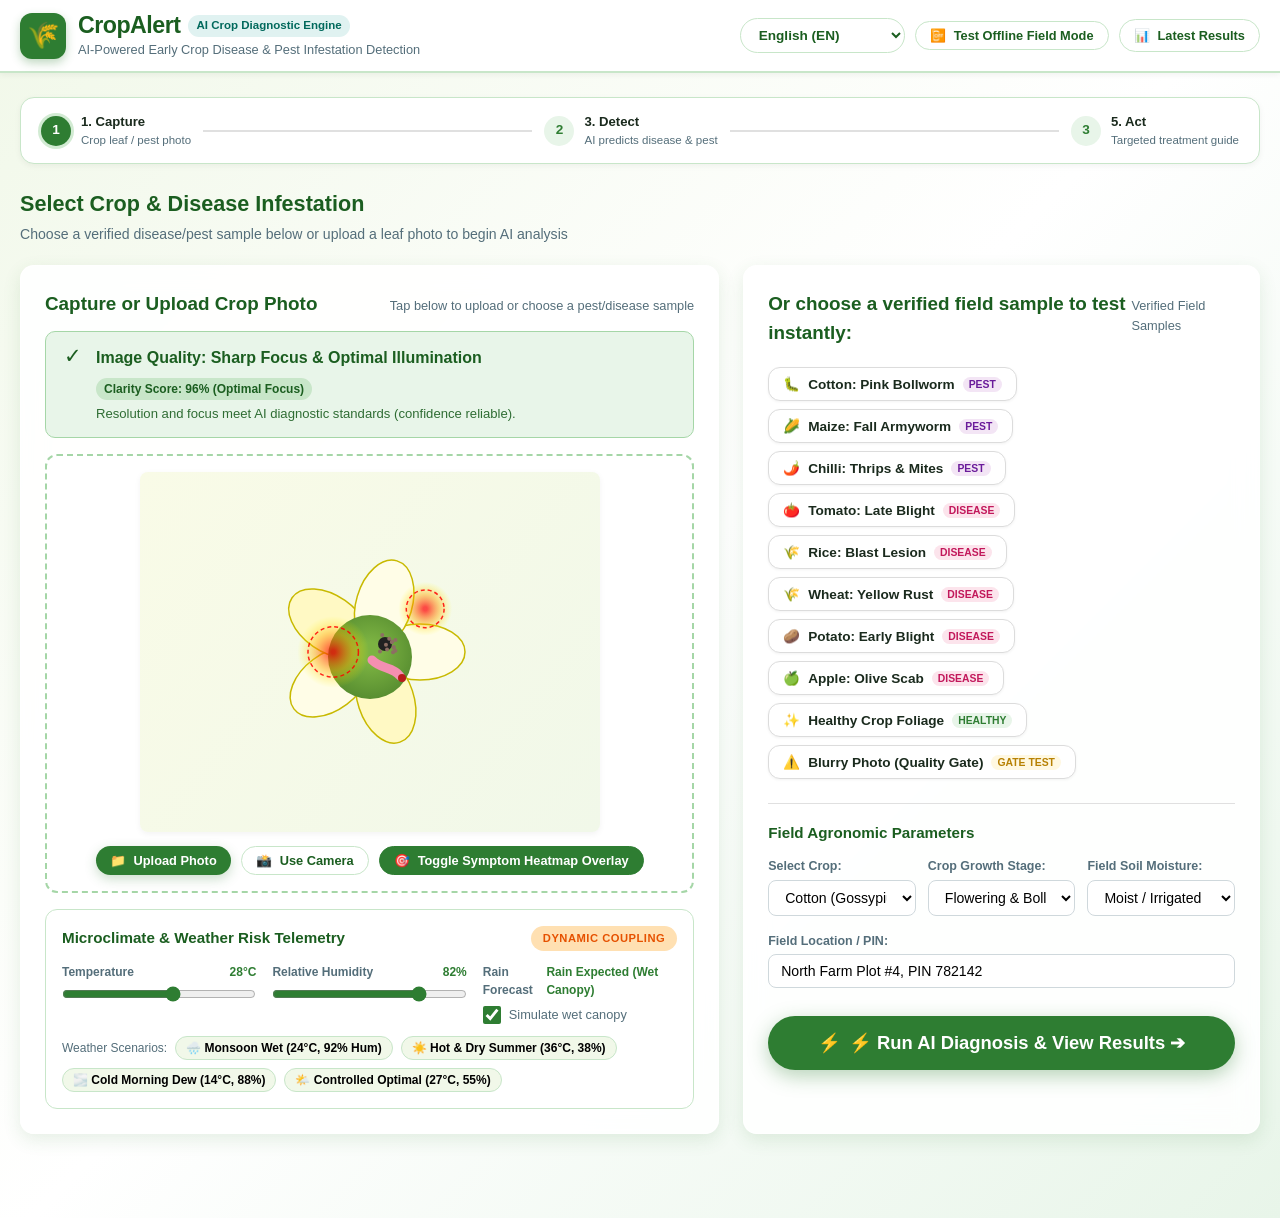
<file: css/index.html>
<!DOCTYPE html>
<html lang="en">
<head>
  <meta charset="UTF-8">
  <meta name="viewport" content="width=device-width, initial-scale=1.0">
  <title>CropAlert - Select Disease & Crop Photo Input</title>
  <meta name="description" content="CropAlert: AI-powered crop disease and pest infestation detection. Select disease sample or upload crop photo.">
  <!-- Stylesheet -->
  <link rel="stylesheet" href="css/style.css">
</head>
<body data-page="input">

  <!-- Top Application Header -->
  <header class="app-header">
    <div class="header-inner">
      <div class="branding-group">
        <div class="app-logo-badge">🌾</div>
        <div>
          <div style="display: flex; align-items: center; gap: 8px;">
            <h1 class="brand-title" data-i18n="appTitle">CropAlert</h1>
            <span class="brand-sih-tag" data-i18n="badgeSih">AI Crop Diagnostic Engine</span>
          </div>
          <p class="brand-sub" data-i18n="tagline">AI-Powered Early Crop Disease & Pest Infestation Detection</p>
        </div>
      </div>

      <!-- Controls & Accessibility -->
      <div class="header-controls">
        <div class="lang-select-wrapper">
          <select id="lang-select" aria-label="Select Language">
            <option value="en" selected>English (EN)</option>
            <option value="hi">हिन्दी (Hindi)</option>
            <option value="bn">বাংলা (Bengali)</option>
            <option value="as">অসমীয়া (Assamese)</option>
            <option value="pa">ਪੰਜਾਬੀ (Punjabi)</option>
            <option value="mr">मराठी (Marathi)</option>
          </select>
        </div>

        <button class="btn btn-sm btn-outline" id="btn-toggle-offline" title="Test low-connectivity field operation">
          <span>📴</span> <span data-i18n="btnOfflineToggle">Test Offline Field Mode</span>
        </button>

        <a href="results.html" class="btn btn-sm btn-outline" id="btn-quick-results" title="Jump to recent diagnosis">
          <span>📊</span> <span>Latest Results</span>
        </a>
      </div>
    </div>
  </header>

  <!-- Offline Cache Banner -->
  <div class="offline-banner" id="offline-indicator">
    📴 <span data-i18n="offlineBanner"><strong>Offline Mode Active:</strong> Operating on cached Edge-ML vision weights. Field scans are saved locally and will auto-sync once network returns.</span>
  </div>

  <main class="main-container">

    <!-- 3-Step Visual Workflow Strip (Step 1 Active) -->
    <section class="workflow-step-bar" aria-label="Technical Pipeline">
      <div class="step-node active">
        <span class="step-circle">1</span>
        <div class="step-text">
          <span class="step-title" data-i18n="step1Title">1. Select Disease</span>
          <span class="step-sub" data-i18n="step1Sub">Crop & photo inputs</span>
        </div>
      </div>
      <div class="step-divider"></div>
      <div class="step-node">
        <span class="step-circle">2</span>
        <div class="step-text">
          <span class="step-title" data-i18n="step3Title">2. AI Diagnosis</span>
          <span class="step-sub" data-i18n="step3Sub">Pest & disease scan</span>
        </div>
      </div>
      <div class="step-divider"></div>
      <div class="step-node">
        <span class="step-circle">3</span>
        <div class="step-text">
          <span class="step-title" data-i18n="step5Title">3. Treatment</span>
          <span class="step-sub" data-i18n="step5Sub">Remedy & voice guidance</span>
        </div>
      </div>
    </section>

    <!-- Page Title & Instructions Banner -->
    <div style="margin-bottom: 20px;">
      <h2 style="font-size: 1.35rem; font-weight: 800; color: var(--primary-dark); margin-bottom: 4px;" data-i18n="page1Title">
        Select Crop & Disease Infestation
      </h2>
      <p class="text-muted" style="font-size: 0.88rem; margin-bottom: 0;" data-i18n="page1Sub">
        Choose a verified disease/pest sample below or upload a leaf photo to begin AI analysis
      </p>
    </div>

    <!-- Main Selection 2-Column Interface -->
    <div class="farmer-grid">

      <!-- Left Column: Photo Capture & Quality Gate -->
      <section class="upload-card glass-panel">
        <div class="section-header">
          <h3 class="section-title" data-i18n="uploadTitle">Capture or Upload Crop Photo</h3>
          <span class="text-muted" style="font-size: 0.8rem;" data-i18n="uploadSubtitle">Tap below to upload or choose a pest/disease sample</span>
        </div>

        <!-- Quality Gate Pre-processing Banner -->
        <div class="quality-gate-banner gate-passed" id="quality-gate-banner">
          <div class="gate-icon">✓</div>
          <div class="gate-details">
            <div class="gate-title-row">
              <strong data-i18n="qualityGatePassed">Image Quality: Sharp Focus & Optimal Illumination</strong>
              <span class="gate-score-pill score-success" id="quality-gate-score" data-i18n="clarityScoreHigh">Clarity Score: 96% (Optimal Focus)</span>
            </div>
            <p class="gate-desc" data-i18n="qualityGatePassedDesc">Resolution and focus meet AI diagnostic standards (confidence reliable).</p>
          </div>
        </div>

        <!-- Interactive Crop/Leaf Canvas & Drop Zone -->
        <div class="interactive-canvas-box" id="drop-zone" title="Drag and drop or click to upload photo">
          <canvas id="leaf-canvas" width="460" height="360"></canvas>
          <input type="file" id="file-input" accept="image/*" style="display: none;">
          
          <div class="canvas-controls-overlay">
            <button class="btn btn-sm btn-primary" id="btn-browse-file" type="button">
              <span>📁</span> <span data-i18n="btnBrowsePhoto">Upload Photo</span>
            </button>
            <button class="btn btn-sm btn-outline" id="btn-camera" type="button">
              <span>📸</span> <span data-i18n="btnTakePhoto">Use Camera</span>
            </button>
            <button class="btn btn-sm btn-outline active" id="btn-toggle-heatmap" type="button">
              <span>🎯</span> <span data-i18n="toggleHeatmap">Toggle Symptom Heatmap Overlay</span>
            </button>
          </div>
        </div>

        <!-- Microclimate Weather Risk Telemetry Panel -->
        <div class="weather-sim-panel mt-3">
          <div class="weather-sim-title">
            <span data-i18n="simulateWeather">Microclimate & Weather Risk Telemetry</span>
            <span class="badge-orange severity-badge" style="font-size: 0.7rem;" data-i18n="dynamicCoupling">Dynamic Coupling</span>
          </div>

          <div class="weather-sliders-grid">
            <div class="slider-group">
              <label for="slider-temp">
                <span data-i18n="tempLabel">Temperature</span>
                <span id="val-temp" style="color: var(--primary); font-weight: bold;">28°C</span>
              </label>
              <input type="range" id="slider-temp" min="5" max="45" value="28" step="1">
            </div>

            <div class="slider-group">
              <label for="slider-hum">
                <span data-i18n="humidityLabel">Relative Humidity</span>
                <span id="val-hum" style="color: var(--primary); font-weight: bold;">82%</span>
              </label>
              <input type="range" id="slider-hum" min="20" max="100" value="82" step="1">
            </div>

            <div class="slider-group">
              <label for="toggle-rain">
                <span data-i18n="rainLabel">Rain Forecast</span>
                <span id="val-rain" style="color: var(--primary); font-weight: bold;" data-i18n="rainExpected">Rain Expected (Wet Canopy)</span>
              </label>
              <div style="display: flex; align-items: center; gap: 8px; margin-top: 6px;">
                <input type="checkbox" id="toggle-rain" checked style="width: 18px; height: 18px; accent-color: var(--primary); cursor: pointer;">
                <span style="font-size: 0.8rem; color: var(--text-muted);" data-i18n="simulateWetCanopy">Simulate wet canopy</span>
              </div>
            </div>
          </div>

          <!-- Quick Weather Presets -->
          <div class="weather-presets-row">
            <span style="font-size: 0.75rem; color: var(--text-muted); align-self: center;" data-i18n="weatherScenariosLabel">Weather Scenarios:</span>
            <button type="button" class="weather-preset-btn" data-preset="monsoon" data-i18n="presetMonsoon">🌧️ Monsoon Wet (24°C, 92% Hum)</button>
            <button type="button" class="weather-preset-btn" data-preset="hot-dry" data-i18n="presetHotDry">☀️ Hot & Dry Summer (36°C, 38%)</button>
            <button type="button" class="weather-preset-btn" data-preset="cool-fog" data-i18n="presetCoolFog">🌫️ Cold Morning Dew (14°C, 88%)</button>
            <button type="button" class="weather-preset-btn" data-preset="optimal" data-i18n="presetOptimal">🌤️ Controlled Optimal (27°C, 55%)</button>
          </div>
        </div>
      </section>

      <!-- Right Column: Select Disease & Field Parameters -->
      <section class="inputs-column glass-panel">
        <div class="section-header">
          <h3 class="section-title" data-i18n="sampleTitle">Select Disease or Pest Infestation to Test:</h3>
          <span class="text-muted" style="font-size: 0.8rem;">Verified Field Samples</span>
        </div>

        <!-- Pre-loaded Field Test Samples (Pests & Diseases) Grid -->
        <div class="sample-picker-panel mt-0" style="background: transparent; border: none; padding: 0;">
          <div class="sample-chips-row" id="sample-cards-list">
            <!-- Rendered dynamically with translations by JS -->
          </div>
        </div>

        <!-- Crop and Agronomic Field Context -->
        <div style="margin-top: 24px; padding-top: 18px; border-top: 1px solid #e0e0e0;">
          <h4 style="font-size: 0.95rem; font-weight: 700; color: var(--primary-dark); margin-bottom: 12px;">
            Field Agronomic Parameters
          </h4>

          <div class="field-context-grid" style="margin-top: 0;">
            <div class="form-group">
              <label for="select-crop" data-i18n="cropLabel">Select Crop:</label>
              <select id="select-crop" class="form-control">
                <option value="Cotton" selected>Cotton (Gossypium)</option>
                <option value="Maize">Maize / Corn (Zea mays)</option>
                <option value="Chilli">Chilli / Pepper (Capsicum)</option>
                <option value="Tomato">Tomato (Solanum lycopersicum)</option>
                <option value="Rice">Rice / Paddy (Oryza sativa)</option>
                <option value="Wheat">Wheat (Triticum aestivum)</option>
                <option value="Potato">Potato (Solanum tuberosum)</option>
                <option value="Apple">Apple (Malus domestica)</option>
                <option value="General">Other Field Crop</option>
              </select>
            </div>

            <div class="form-group">
              <label for="select-stage" data-i18n="stageLabel">Crop Growth Stage:</label>
              <select id="select-stage" class="form-control">
                <option value="Seedling">Nursery / Seedling</option>
                <option value="Vegetative">Vegetative (Foliar Growth)</option>
                <option value="Flowering" selected>Flowering & Boll/Fruit Set</option>
                <option value="Fruiting">Maturity / Ripening</option>
              </select>
            </div>

            <div class="form-group">
              <label for="select-moisture" data-i18n="moistureLabel">Field Soil Moisture:</label>
              <select id="select-moisture" class="form-control">
                <option value="Moist" selected>Moist / Irrigated</option>
                <option value="Dry">Dry / Water-Stressed</option>
                <option value="Waterlogged">Waterlogged / Flooded</option>
              </select>
            </div>
          </div>

          <div class="form-group mt-3">
            <label for="input-location" data-i18n="locationLabel">Field Location / PIN:</label>
            <input type="text" id="input-location" class="form-control" value="North Farm Plot #4, PIN 782142">
          </div>
        </div>

        <!-- Big Primary Next Action Button: Go to Results -->
        <button class="btn btn-primary btn-block" id="btn-view-results" type="button" style="font-size: 1.15rem; padding: 16px; margin-top: 28px; box-shadow: 0 6px 20px rgba(46, 125, 50, 0.35); border-radius: 28px;">
          <span>⚡</span> <span data-i18n="btnViewResults">Run AI Diagnosis & View Results ➔</span>
        </button>

      </section>

    </div>

  </main>

  <!-- Toast Notification Container -->
  <div class="toast-container" id="toast-container" aria-live="polite"></div>

  <!-- Application Script (Runs both via file:// double click and web servers) -->
  <script src="js/bundle.js"></script>
</body>
</html>
</file>
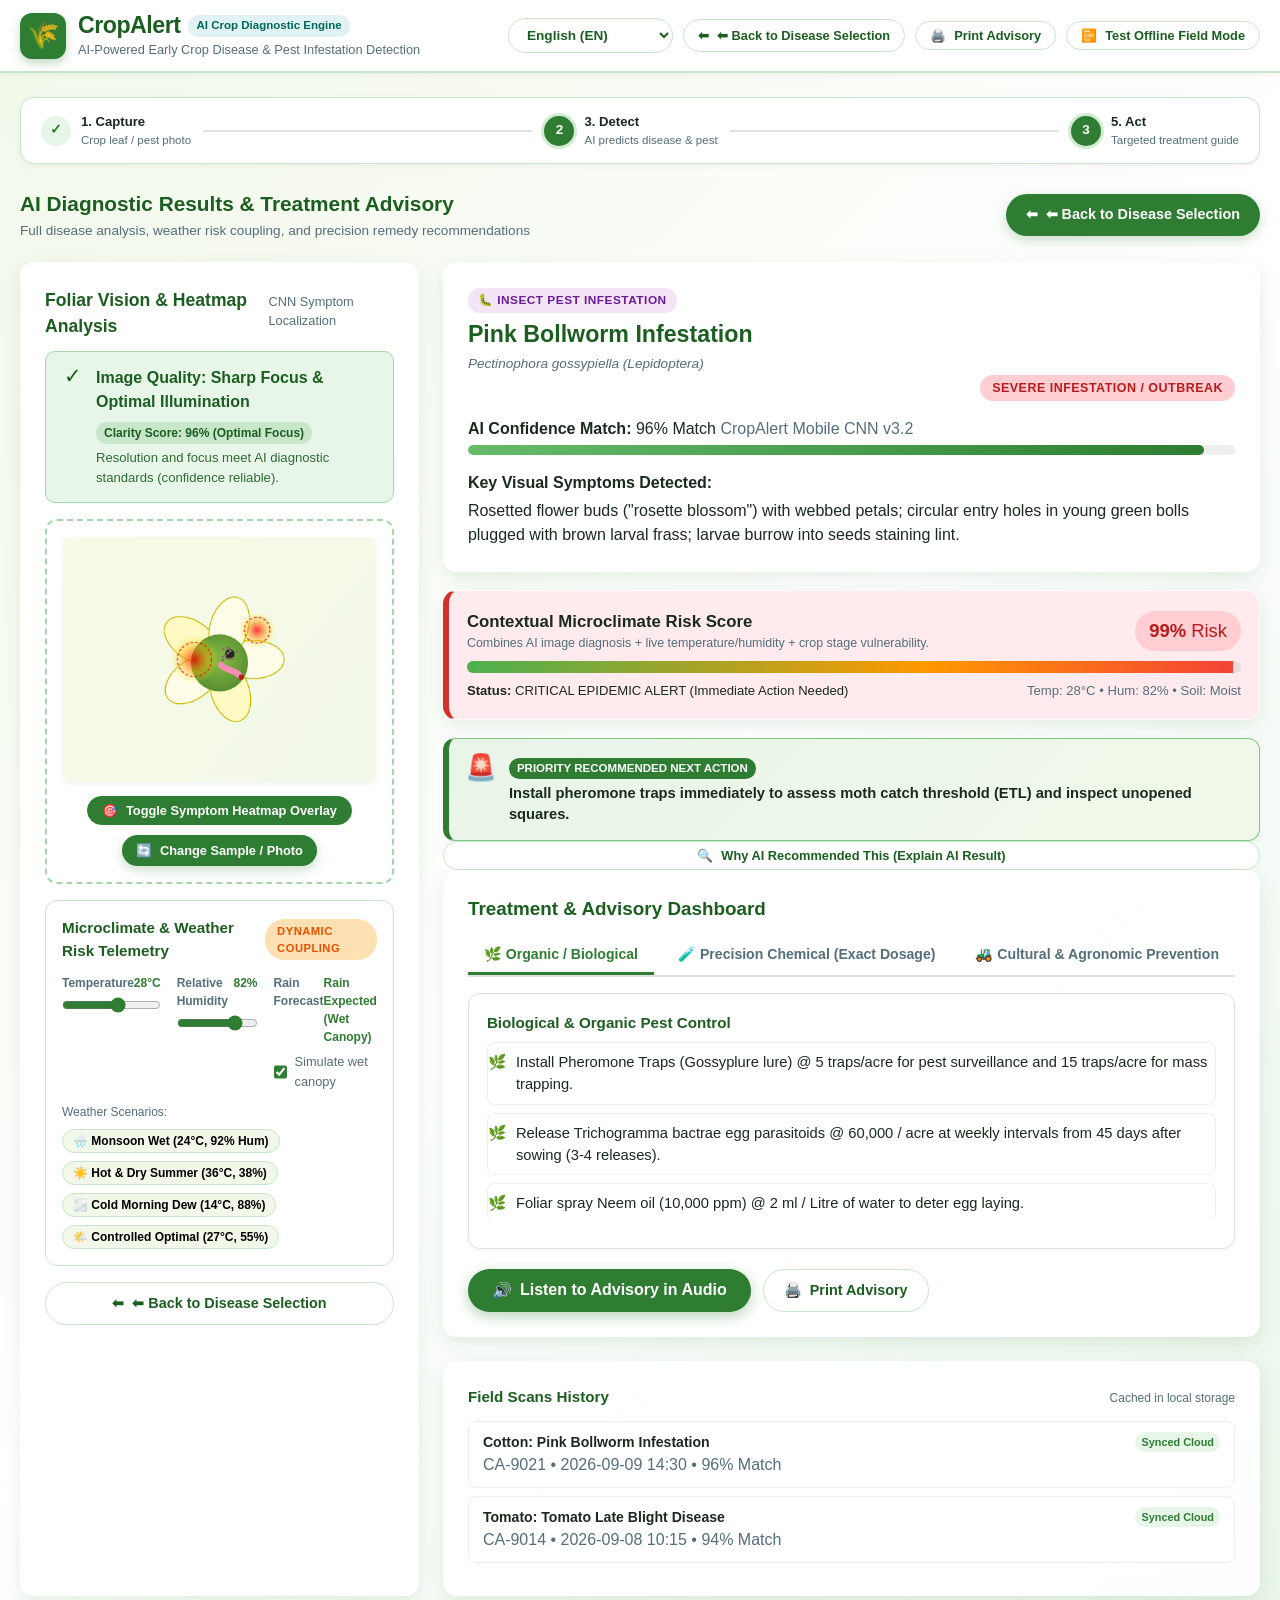
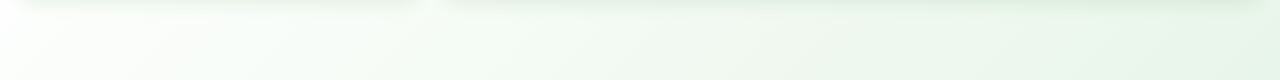
<file: css/results.html>
<!DOCTYPE html>
<html lang="en">
<head>
  <meta charset="UTF-8">
  <meta name="viewport" content="width=device-width, initial-scale=1.0">
  <title>CropAlert - AI Diagnosis Results & Treatment Advisory</title>
  <meta name="description" content="AI diagnostic results, disease identification, microclimate risk assessment, and treatment advisory for farmers.">
  <link rel="stylesheet" href="css/style.css">
</head>
<body data-page="results">

  <!-- Top Application Header -->
  <header class="app-header">
    <div class="header-inner">
      <div class="branding-group">
        <div class="app-logo-badge">🌾</div>
        <div>
          <div style="display: flex; align-items: center; gap: 8px;">
            <h1 class="brand-title" data-i18n="appTitle">CropAlert</h1>
            <span class="brand-sih-tag" data-i18n="badgeSih">AI Crop Diagnostic Engine</span>
          </div>
          <p class="brand-sub" data-i18n="tagline">AI-Powered Early Crop Disease & Pest Infestation Detection</p>
        </div>
      </div>

      <!-- Controls & Accessibility -->
      <div class="header-controls">
        <div class="lang-select-wrapper">
          <select id="lang-select" aria-label="Select Language">
            <option value="en" selected>English (EN)</option>
            <option value="hi">हिन्दी (Hindi)</option>
            <option value="bn">বাংলা (Bengali)</option>
            <option value="as">অসমীয়া (Assamese)</option>
            <option value="pa">ਪੰਜਾਬੀ (Punjabi)</option>
            <option value="mr">मराठी (Marathi)</option>
          </select>
        </div>

        <a href="index.html" class="btn btn-sm btn-outline" id="btn-header-back">
          <span>⬅</span> <span data-i18n="btnBackInput">Back to Disease Selection</span>
        </a>

        <button class="btn btn-sm btn-outline" id="btn-print-report" title="Print or save advisory sheet">
          <span>🖨️</span> <span data-i18n="btnPrintReport">Print Advisory</span>
        </button>

        <button class="btn btn-sm btn-outline" id="btn-toggle-offline" title="Test low-connectivity field operation">
          <span>📴</span> <span data-i18n="btnOfflineToggle">Offline Mode</span>
        </button>
      </div>
    </div>
  </header>

  <!-- Offline Cache Banner -->
  <div class="offline-banner" id="offline-indicator">
    📴 <span data-i18n="offlineBanner"><strong>Offline Mode Active:</strong> Operating on cached Edge-ML vision weights. Field scans are saved locally and will auto-sync once network returns.</span>
  </div>

  <main class="main-container">

    <!-- 3-Step Visual Workflow Strip (Step 2 & 3 Active) -->
    <section class="workflow-step-bar" aria-label="Technical Pipeline">
      <div class="step-node">
        <span class="step-circle">✓</span>
        <div class="step-text">
          <span class="step-title" data-i18n="step1Title">1. Select Disease</span>
          <span class="step-sub" data-i18n="step1Sub">Crop & photo inputs</span>
        </div>
      </div>
      <div class="step-divider"></div>
      <div class="step-node active">
        <span class="step-circle">2</span>
        <div class="step-text">
          <span class="step-title" data-i18n="step3Title">2. AI Diagnosis</span>
          <span class="step-sub" data-i18n="step3Sub">Pest & disease scan</span>
        </div>
      </div>
      <div class="step-divider"></div>
      <div class="step-node active">
        <span class="step-circle">3</span>
        <div class="step-text">
          <span class="step-title" data-i18n="step5Title">3. Treatment</span>
          <span class="step-sub" data-i18n="step5Sub">Remedy & voice guidance</span>
        </div>
      </div>
    </section>

    <!-- Navigation Banner Bar -->
    <div style="display: flex; justify-content: space-between; align-items: center; margin-bottom: 20px; flex-wrap: wrap; gap: 12px;">
      <div>
        <h2 style="font-size: 1.3rem; font-weight: 800; color: var(--primary-dark); margin-bottom: 2px;" data-i18n="page2Title">
          AI Diagnostic Results & Treatment Advisory
        </h2>
        <p class="text-muted" style="font-size: 0.85rem; margin-bottom: 0;" data-i18n="page2Sub">
          Full disease analysis, weather risk coupling, and precision remedy recommendations
        </p>
      </div>
      <div>
        <a href="index.html" class="btn btn-primary" style="text-decoration: none;">
          <span>⬅</span> <span data-i18n="btnBackInput">Select Another Disease</span>
        </a>
      </div>
    </div>

    <!-- Main Results 2-Column Interface -->
    <div class="farmer-grid">

      <!-- Left Column: Visual Leaf Canvas, Heatmap & Microclimate Context -->
      <section class="upload-card glass-panel">
        <div class="section-header">
          <h3 class="section-title" style="font-size: 1.1rem;">Foliar Vision & Heatmap Analysis</h3>
          <span class="text-muted" style="font-size: 0.8rem;">CNN Symptom Localization</span>
        </div>

        <!-- Quality Gate Pre-processing Banner -->
        <div class="quality-gate-banner gate-passed" id="quality-gate-banner">
          <div class="gate-icon">✓</div>
          <div class="gate-details">
            <div class="gate-title-row">
              <strong data-i18n="qualityGatePassed">Image Quality: Sharp Focus & Optimal Illumination</strong>
              <span class="gate-score-pill score-success" id="quality-gate-score" data-i18n="clarityScoreHigh">Clarity Score: 96%</span>
            </div>
            <p class="gate-desc" data-i18n="qualityGatePassedDesc">Resolution and focus meet AI diagnostic standards (confidence reliable).</p>
          </div>
        </div>

        <!-- Interactive Crop/Leaf Canvas with Heatmap Overlay -->
        <div class="interactive-canvas-box" id="drop-zone">
          <canvas id="leaf-canvas" width="460" height="360"></canvas>
          
          <div class="canvas-controls-overlay">
            <button class="btn btn-sm btn-outline active" id="btn-toggle-heatmap" type="button">
              <span>🎯</span> <span data-i18n="toggleHeatmap">Toggle Symptom Heatmap Overlay</span>
            </button>
            <a href="index.html" class="btn btn-sm btn-primary">
              <span>🔄</span> <span>Change Sample / Photo</span>
            </a>
          </div>
        </div>

        <!-- Microclimate Weather Risk Telemetry -->
        <div class="weather-sim-panel mt-3">
          <div class="weather-sim-title">
            <span data-i18n="simulateWeather">Microclimate & Weather Risk Telemetry</span>
            <span class="badge-orange severity-badge" style="font-size: 0.7rem;" data-i18n="dynamicCoupling">Dynamic Coupling</span>
          </div>

          <div class="weather-sliders-grid">
            <div class="slider-group">
              <label for="slider-temp">
                <span data-i18n="tempLabel">Temperature</span>
                <span id="val-temp" style="color: var(--primary); font-weight: bold;">28°C</span>
              </label>
              <input type="range" id="slider-temp" min="5" max="45" value="28" step="1">
            </div>

            <div class="slider-group">
              <label for="slider-hum">
                <span data-i18n="humidityLabel">Relative Humidity</span>
                <span id="val-hum" style="color: var(--primary); font-weight: bold;">82%</span>
              </label>
              <input type="range" id="slider-hum" min="20" max="100" value="82" step="1">
            </div>

            <div class="slider-group">
              <label for="toggle-rain">
                <span data-i18n="rainLabel">Rain Forecast</span>
                <span id="val-rain" style="color: var(--primary); font-weight: bold;" data-i18n="rainExpected">Rain Expected</span>
              </label>
              <div style="display: flex; align-items: center; gap: 8px; margin-top: 6px;">
                <input type="checkbox" id="toggle-rain" checked style="width: 18px; height: 18px; accent-color: var(--primary); cursor: pointer;">
                <span style="font-size: 0.8rem; color: var(--text-muted);" data-i18n="simulateWetCanopy">Wet canopy</span>
              </div>
            </div>
          </div>

          <!-- Quick Weather Presets -->
          <div class="weather-presets-row">
            <span style="font-size: 0.75rem; color: var(--text-muted); align-self: center;" data-i18n="weatherScenariosLabel">Weather Scenarios:</span>
            <button type="button" class="weather-preset-btn" data-preset="monsoon" data-i18n="presetMonsoon">🌧️ Monsoon Wet</button>
            <button type="button" class="weather-preset-btn" data-preset="hot-dry" data-i18n="presetHotDry">☀️ Hot & Dry</button>
            <button type="button" class="weather-preset-btn" data-preset="cool-fog" data-i18n="presetCoolFog">🌫️ Cold Dew</button>
            <button type="button" class="weather-preset-btn" data-preset="optimal" data-i18n="presetOptimal">🌤️ Optimal</button>
          </div>
        </div>

        <div class="mt-3 text-center">
          <a href="index.html" class="btn btn-outline btn-block">
            <span>⬅</span> <span data-i18n="btnBackInput">Back to Disease Selection</span>
          </a>
        </div>
      </section>

      <!-- Right Column: AI Diagnosis, Risk Gauge & Treatment Dashboard -->
      <section class="results-column">

        <!-- AI Diagnostic Result Card -->
        <div id="diagnosis-card">
          <!-- Rendered by JS -->
        </div>

        <!-- Microclimate Contextual Risk Gauge -->
        <div id="risk-gauge-card">
          <!-- Rendered by JS -->
        </div>

        <!-- Priority Immediate Recommended Next Action -->
        <div id="immediate-action-card">
          <!-- Rendered by JS -->
        </div>

        <!-- Explainable AI (XAI) Toggle Container -->
        <div id="xai-container">
          <button class="btn btn-sm btn-outline btn-block mb-3" id="btn-explain-ai" type="button">
            <span>🔍</span> <span data-i18n="explainAiBtn">Why AI Recommended This (Explain AI Result)</span>
          </button>
          <div id="xai-content-panel" class="xai-content-panel glass-panel mb-3" style="display: none;">
            <!-- Rendered by JS -->
          </div>
        </div>

        <!-- Treatment & Advisory Dashboard -->
        <div class="advisory-card glass-panel" id="advisory-card">
          <div class="section-header">
            <h3 class="section-title" data-i18n="treatmentDashboardTitle">Treatment & Advisory Dashboard</h3>
          </div>

          <nav class="advisory-tabs-nav" aria-label="Treatment Category Tabs">
            <button class="advisory-tab-btn active" data-advisory-tab="organic" data-i18n="tabOrganic">
              🌿 Organic / Biological
            </button>
            <button class="advisory-tab-btn" data-advisory-tab="chemical" data-i18n="tabChemical">
              🧪 Precision Chemical
            </button>
            <button class="advisory-tab-btn" data-advisory-tab="cultural" data-i18n="tabCultural">
              🚜 Cultural & Agronomic Prevention
            </button>
          </nav>

          <div class="advisory-tab-content">
            <div class="advisory-content-pane active" id="advisory-pane-organic">
              <!-- Injected by JS -->
            </div>
            <div class="advisory-content-pane" id="advisory-pane-chemical">
              <!-- Injected by JS -->
            </div>
            <div class="advisory-content-pane" id="advisory-pane-cultural">
              <!-- Injected by JS -->
            </div>
          </div>

          <!-- Farmer Action Button: Voice Readout & Print Advisory -->
          <div class="farmer-action-bar">
            <button class="btn btn-primary" id="btn-voice-readout" type="button">
              <span>🔊</span> <span data-i18n="audioListenBtn">Listen to Advisory in Audio</span>
            </button>
            <button class="btn btn-outline" id="btn-print-advisory-card" type="button">
              <span>🖨️</span> <span data-i18n="btnPrintReport">Print Advisory Guide</span>
            </button>
          </div>
        </div>

        <!-- Farmer Field Scans History Log -->
        <div class="history-section glass-panel">
          <div class="section-header">
            <h4 style="font-size: 0.95rem; font-weight: 700; color: var(--primary-dark);" data-i18n="tabHistory">
              Field Scans & Diagnostics History
            </h4>
            <span class="text-muted" style="font-size: 0.75rem;" data-i18n="historyCached">Cached in local storage</span>
          </div>
          <div id="history-scans-list">
            <!-- Rendered by JS -->
          </div>
        </div>

      </section>

    </div>

  </main>

  <!-- Toast Notification Container -->
  <div class="toast-container" id="toast-container" aria-live="polite"></div>

  <!-- Application Script (Runs both via file:// double click and web servers) -->
  <script src="js/bundle.js"></script>
</body>
</html>
</file>
<file: css/css/style.css>
/**
 * CropAlert - Stylesheet
 * AI Crop Disease & Pest Infestation Management
 */

:root {
  --primary: #2e7d32;
  --primary-dark: #1b5e20;
  --primary-light: #4caf50;
  --primary-subtle: #e8f5e9;
  --accent: #f57c00;
  --accent-light: #fff3e0;
  --pest-color: #6a1b9a;
  --pest-subtle: #f3e5f5;
  --disease-color: #c2185b;
  --disease-subtle: #fce4ec;
  --danger: #c62828;
  --danger-light: #ffebee;
  --warning: #f57f17;
  --warning-light: #fffde7;
  --info: #0277bd;
  --info-light: #e1f5fe;
  --bg-gradient: linear-gradient(135deg, #f1f8e9 0%, #ffffff 50%, #e8f5e9 100%);
  --surface: #ffffff;
  --surface-glass: rgba(255, 255, 255, 0.9);
  --text-main: #1a2a1d;
  --text-muted: #546e7a;
  --border-color: #c8e6c9;
  --border-radius: 14px;
  --shadow-sm: 0 2px 6px rgba(0, 0, 0, 0.05);
  --shadow-md: 0 6px 18px rgba(46, 125, 50, 0.12);
  --shadow-lg: 0 12px 32px rgba(46, 125, 50, 0.16);
  --transition: all 0.25s cubic-bezier(0.4, 0, 0.2, 1);
  --font-family: -apple-system, BlinkMacSystemFont, 'Segoe UI', Roboto, Helvetica, Arial, sans-serif;
}

* {
  box-sizing: border-box;
  margin: 0;
  padding: 0;
}

body {
  font-family: var(--font-family);
  background: var(--bg-gradient);
  color: var(--text-main);
  min-height: 100vh;
  line-height: 1.5;
  padding-bottom: 60px;
}

/* Glass panel utility */
.glass-panel {
  background: var(--surface-glass);
  backdrop-filter: blur(12px);
  -webkit-backdrop-filter: blur(12px);
  border: 1px solid rgba(255, 255, 255, 0.9);
  border-radius: var(--border-radius);
  box-shadow: var(--shadow-md);
  padding: 24px;
}

/* Header */
.app-header {
  background: #ffffff;
  border-bottom: 2px solid var(--border-color);
  position: sticky;
  top: 0;
  z-index: 100;
  box-shadow: var(--shadow-sm);
}

.header-inner {
  max-width: 1280px;
  margin: 0 auto;
  padding: 12px 20px;
  display: flex;
  align-items: center;
  justify-content: space-between;
  gap: 16px;
  flex-wrap: wrap;
}

.branding-group {
  display: flex;
  align-items: center;
  gap: 12px;
}

.app-logo-badge {
  background: var(--primary);
  color: #ffffff;
  width: 46px;
  height: 46px;
  border-radius: 12px;
  display: flex;
  align-items: center;
  justify-content: center;
  font-size: 26px;
  box-shadow: 0 4px 10px rgba(46, 125, 50, 0.3);
}

.brand-title {
  font-size: 1.45rem;
  font-weight: 800;
  color: var(--primary-dark);
  letter-spacing: -0.5px;
  line-height: 1.2;
}

.brand-sih-tag {
  font-size: 0.72rem;
  background: #e0f2f1;
  color: #00695c;
  padding: 2px 8px;
  border-radius: 20px;
  font-weight: 600;
}

.brand-sub {
  font-size: 0.8rem;
  color: var(--text-muted);
}

.header-controls {
  display: flex;
  align-items: center;
  gap: 10px;
  flex-wrap: wrap;
}

.lang-select-wrapper select {
  padding: 8px 14px;
  border-radius: 20px;
  border: 1px solid var(--border-color);
  background: #ffffff;
  font-weight: 600;
  font-size: 0.85rem;
  color: var(--primary-dark);
  cursor: pointer;
  outline: none;
  transition: var(--transition);
}

.lang-select-wrapper select:focus {
  border-color: var(--primary);
}

/* Offline Indicator Banner */
.offline-banner {
  display: none;
  background: #fff3e0;
  color: #e65100;
  padding: 8px 16px;
  font-size: 0.85rem;
  font-weight: 600;
  text-align: center;
  border-bottom: 1px solid #ffe0b2;
}

.offline-banner.visible {
  display: block;
}

/* Main Container */
.main-container {
  max-width: 1280px;
  margin: 24px auto;
  padding: 0 20px;
}

/* Workflow Step Strip */
.workflow-step-bar {
  display: flex;
  justify-content: space-between;
  align-items: center;
  background: #ffffff;
  padding: 14px 20px;
  border-radius: var(--border-radius);
  border: 1px solid var(--border-color);
  margin-bottom: 24px;
  gap: 12px;
  overflow-x: auto;
  box-shadow: var(--shadow-sm);
}

.step-node {
  display: flex;
  align-items: center;
  gap: 10px;
  flex-shrink: 0;
}

.step-circle {
  width: 30px;
  height: 30px;
  border-radius: 50%;
  background: #e8f5e9;
  color: var(--primary);
  font-weight: 700;
  font-size: 0.85rem;
  display: flex;
  align-items: center;
  justify-content: center;
}

.step-node.active .step-circle {
  background: var(--primary);
  color: #ffffff;
  box-shadow: 0 0 0 3px rgba(76, 175, 80, 0.25);
}

.step-text {
  display: flex;
  flex-direction: column;
}

.step-title {
  font-size: 0.82rem;
  font-weight: 700;
  color: var(--text-main);
}

.step-sub {
  font-size: 0.72rem;
  color: var(--text-muted);
}

.step-divider {
  flex-grow: 1;
  height: 2px;
  background: #e0e0e0;
  min-width: 20px;
}

/* 2-Column Responsive Layout */
.farmer-grid {
  display: grid;
  grid-template-columns: 1.15fr 0.85fr;
  gap: 24px;
}

@media (max-width: 960px) {
  .farmer-grid {
    grid-template-columns: 1fr;
  }
}

/* Section Header */
.section-header {
  display: flex;
  justify-content: space-between;
  align-items: baseline;
  margin-bottom: 12px;
}

.section-title {
  font-size: 1.18rem;
  font-weight: 700;
  color: var(--primary-dark);
}

/* Quality Gate Banner */
.quality-gate-banner {
  display: flex;
  align-items: flex-start;
  gap: 14px;
  padding: 14px 18px;
  border-radius: 10px;
  margin-bottom: 16px;
  transition: var(--transition);
}

.quality-gate-banner.gate-passed {
  background: #e8f5e9;
  border: 1px solid #a5d6a7;
  color: #1b5e20;
}

.quality-gate-banner.gate-warning {
  background: #fff8e1;
  border: 1px solid #ffe082;
  color: #e65100;
}

.gate-icon {
  font-size: 1.3rem;
  line-height: 1;
}

.gate-details {
  flex: 1;
}

.gate-title-row {
  display: flex;
  justify-content: space-between;
  align-items: center;
  flex-wrap: wrap;
  gap: 8px;
}

.gate-score-pill {
  font-size: 0.75rem;
  font-weight: 700;
  padding: 2px 8px;
  border-radius: 12px;
}

.score-success {
  background: #c8e6c9;
  color: #1b5e20;
}

.score-warning {
  background: #ffe082;
  color: #b78103;
}

.gate-desc {
  font-size: 0.82rem;
  margin-top: 4px;
  opacity: 0.9;
}

/* Interactive Canvas Box */
.interactive-canvas-box {
  background: #ffffff;
  border: 2px dashed #a5d6a7;
  border-radius: 12px;
  padding: 16px;
  text-align: center;
  cursor: pointer;
  transition: var(--transition);
  position: relative;
  overflow: hidden;
}

.interactive-canvas-box:hover,
.interactive-canvas-box.dragover {
  border-color: var(--primary);
  background: #f1f8e9;
}

#leaf-canvas {
  max-width: 100%;
  height: auto;
  border-radius: 8px;
  display: block;
  margin: 0 auto;
  box-shadow: var(--shadow-sm);
  background: #ffffff;
}

.canvas-controls-overlay {
  display: flex;
  justify-content: center;
  gap: 10px;
  margin-top: 14px;
  flex-wrap: wrap;
}

/* Pre-loaded Sample Chips */
.sample-picker-panel {
  margin-top: 20px;
  background: #fafafa;
  padding: 14px;
  border-radius: 10px;
  border: 1px solid #eeeeee;
}

.sample-chips-row {
  display: flex;
  flex-wrap: wrap;
  gap: 8px;
  margin-top: 10px;
}

.sample-chip {
  background: #ffffff;
  border: 1px solid #cfd8dc;
  border-radius: 20px;
  padding: 6px 12px;
  font-size: 0.82rem;
  font-weight: 600;
  color: var(--text-main);
  cursor: pointer;
  transition: var(--transition);
  display: flex;
  align-items: center;
  gap: 6px;
}

.sample-chip:hover {
  border-color: var(--primary);
  background: #f1f8e9;
  transform: translateY(-1px);
}

.sample-chip.active {
  background: var(--primary-light);
  color: #ffffff;
  border-color: var(--primary);
}

.sample-tag-pill {
  font-size: 0.65rem;
  padding: 2px 6px;
  border-radius: 10px;
  font-weight: 700;
  text-transform: uppercase;
}

.tag-pest {
  background: #f3e5f5;
  color: #6a1b9a;
}

.tag-disease {
  background: #fce4ec;
  color: #c2185b;
}

.tag-healthy {
  background: #e8f5e9;
  color: #2e7d32;
}

.tag-gate {
  background: #fff8e1;
  color: #b78103;
}

/* Crop & Field Context Form */
.field-context-grid {
  display: grid;
  grid-template-columns: 1fr 1fr 1fr;
  gap: 12px;
  margin-top: 18px;
}

@media (max-width: 600px) {
  .field-context-grid {
    grid-template-columns: 1fr;
  }
}

.form-group label {
  display: block;
  font-size: 0.78rem;
  font-weight: 700;
  color: var(--text-muted);
  margin-bottom: 4px;
}

.form-control {
  width: 100%;
  padding: 8px 12px;
  border: 1px solid #cfd8dc;
  border-radius: 8px;
  font-size: 0.88rem;
  outline: none;
  background: #ffffff;
  transition: var(--transition);
}

.form-control:focus {
  border-color: var(--primary);
  box-shadow: 0 0 0 3px rgba(76, 175, 80, 0.2);
}

/* Buttons */
.btn {
  display: inline-flex;
  align-items: center;
  justify-content: center;
  gap: 8px;
  padding: 10px 20px;
  font-size: 0.9rem;
  font-weight: 700;
  border-radius: 24px;
  border: none;
  cursor: pointer;
  transition: var(--transition);
  text-decoration: none;
}

.btn-primary {
  background: var(--primary);
  color: #ffffff;
  box-shadow: 0 4px 12px rgba(46, 125, 50, 0.25);
}

.btn-primary:hover {
  background: var(--primary-dark);
  transform: translateY(-1px);
}

.btn-outline {
  background: #ffffff;
  border: 1.5px solid var(--border-color);
  color: var(--primary-dark);
}

.btn-outline:hover {
  background: var(--primary-subtle);
  border-color: var(--primary);
}

.btn-outline.active {
  background: var(--primary);
  color: #ffffff;
  border-color: var(--primary);
}

.btn-warning {
  background: var(--accent);
  color: #ffffff;
}

.btn-sm {
  padding: 6px 14px;
  font-size: 0.8rem;
}

.btn-block {
  width: 100%;
}

/* Category & Severity Badges */
.category-badge {
  display: inline-block;
  padding: 4px 10px;
  border-radius: 12px;
  font-size: 0.74rem;
  font-weight: 700;
  text-transform: uppercase;
  letter-spacing: 0.5px;
}

.cat-pest {
  background: #f3e5f5;
  color: #6a1b9a;
}

.cat-disease {
  background: #fce4ec;
  color: #c2185b;
}

.cat-healthy {
  background: #e8f5e9;
  color: #2e7d32;
}

.diagnosis-name {
  font-size: 1.45rem;
  color: var(--primary-dark);
  font-weight: 800;
}

.pathogen-name {
  font-size: 0.85rem;
  margin-top: 2px;
}

.severity-badge {
  display: inline-block;
  padding: 4px 12px;
  border-radius: 20px;
  font-size: 0.78rem;
  font-weight: 700;
  text-transform: uppercase;
  letter-spacing: 0.5px;
}

.badge-success {
  background: #c8e6c9;
  color: #1b5e20;
}

.badge-warning {
  background: #fff8e1;
  color: #b78103;
}

.badge-danger {
  background: #ffcdd2;
  color: #b71c1c;
}

.badge-orange {
  background: #ffe0b2;
  color: #e65100;
}

/* Progress bar */
.progress-bar-wrap {
  width: 100%;
  height: 10px;
  background: #eeeeee;
  border-radius: 6px;
  overflow: hidden;
  position: relative;
}

.progress-fill {
  height: 100%;
  border-radius: 6px;
  transition: width 0.6s cubic-bezier(0.4, 0, 0.2, 1);
}

.fill-success {
  background: linear-gradient(90deg, #66bb6a, #2e7d32);
}

.fill-warning {
  background: linear-gradient(90deg, #ffa726, #f57c00);
}

.fill-danger {
  background: linear-gradient(90deg, #ef5350, #c62828);
}

/* Uncertainty banner */
.uncertainty-alert-box {
  background: #fffde7;
  border-left: 4px solid #fbc02d;
  padding: 12px 16px;
  border-radius: 6px;
  display: flex;
  gap: 10px;
  font-size: 0.82rem;
  color: #5d4037;
}

/* Contextual Risk Gauge */
.risk-card-inner {
  border-radius: var(--border-radius);
  padding: 18px;
  margin-top: 18px;
  transition: var(--transition);
}

.risk-card-inner.risk-safe {
  border-left: 6px solid #4caf50;
  background: #f1f8e9;
}

.risk-card-inner.risk-warning {
  border-left: 6px solid #ffa000;
  background: #fff8e1;
}

.risk-card-inner.risk-critical {
  border-left: 6px solid #d32f2f;
  background: #ffebee;
}

.risk-top-row {
  display: flex;
  justify-content: space-between;
  align-items: center;
}

.risk-title {
  font-size: 1.05rem;
  font-weight: 700;
}

.risk-sub {
  font-size: 0.78rem;
}

.risk-score-badge {
  font-size: 1.15rem;
  padding: 6px 14px;
  border-radius: 20px;
}

.risk-meter-track {
  height: 12px;
  background: rgba(0, 0, 0, 0.08);
  border-radius: 8px;
  overflow: hidden;
}

.risk-meter-fill {
  height: 100%;
  background: linear-gradient(90deg, #4caf50 0%, #ff9800 60%, #f44336 100%);
  transition: width 0.5s ease;
}

.risk-summary-row {
  display: flex;
  justify-content: space-between;
  font-size: 0.82rem;
  margin-top: 6px;
  flex-wrap: wrap;
  gap: 6px;
}

/* Immediate Recommended Next Action Banner */
.immediate-action-banner {
  background: linear-gradient(135deg, #e8f5e9 0%, #f1f8e9 100%);
  border: 1.5px solid #81c784;
  border-left: 6px solid var(--primary);
  border-radius: 12px;
  padding: 16px;
  margin-top: 18px;
  display: flex;
  align-items: flex-start;
  gap: 12px;
  box-shadow: var(--shadow-sm);
}

.ia-icon {
  font-size: 1.6rem;
  line-height: 1;
}

.ia-badge {
  font-size: 0.72rem;
  text-transform: uppercase;
  font-weight: 800;
  background: var(--primary);
  color: #ffffff;
  padding: 2px 8px;
  border-radius: 12px;
  display: inline-block;
  margin-bottom: 4px;
}

.ia-text {
  font-size: 0.92rem;
  font-weight: 600;
  color: var(--text-main);
  line-height: 1.4;
}

/* Microclimate Simulator Panel */
.weather-sim-panel {
  background: #ffffff;
  border: 1px solid var(--border-color);
  border-radius: 12px;
  padding: 16px;
  margin-top: 18px;
}

.weather-sim-title {
  font-size: 0.95rem;
  font-weight: 700;
  color: var(--primary-dark);
  margin-bottom: 12px;
  display: flex;
  justify-content: space-between;
  align-items: center;
}

.weather-sliders-grid {
  display: grid;
  grid-template-columns: 1fr 1fr 1fr;
  gap: 16px;
}

@media (max-width: 600px) {
  .weather-sliders-grid {
    grid-template-columns: 1fr;
  }
}

.slider-group label {
  font-size: 0.75rem;
  font-weight: 700;
  color: var(--text-muted);
  display: flex;
  justify-content: space-between;
  margin-bottom: 4px;
}

.slider-group input[type="range"] {
  width: 100%;
  accent-color: var(--primary);
  cursor: pointer;
}

.weather-presets-row {
  display: flex;
  gap: 8px;
  flex-wrap: wrap;
  margin-top: 12px;
}

.weather-preset-btn {
  background: #f1f8e9;
  border: 1px solid #c8e6c9;
  border-radius: 16px;
  padding: 4px 10px;
  font-size: 0.75rem;
  font-weight: 600;
  cursor: pointer;
  transition: var(--transition);
}

.weather-preset-btn:hover {
  background: var(--primary);
  color: #ffffff;
}

/* Treatment & Advisory Tabs */
.advisory-tabs-nav {
  display: flex;
  border-bottom: 2px solid #e0e0e0;
  margin-bottom: 16px;
  gap: 8px;
  overflow-x: auto;
}

.advisory-tab-btn {
  background: transparent;
  border: none;
  border-bottom: 3px solid transparent;
  padding: 10px 16px;
  font-size: 0.88rem;
  font-weight: 700;
  color: var(--text-muted);
  cursor: pointer;
  transition: var(--transition);
  white-space: nowrap;
}

.advisory-tab-btn.active {
  color: var(--primary);
  border-bottom-color: var(--primary);
}

.advisory-content-pane {
  display: none;
}

.advisory-content-pane.active {
  display: block;
}

.pane-title {
  font-size: 0.95rem;
  font-weight: 700;
  color: var(--primary-dark);
  margin-bottom: 8px;
}

.advisory-steps-list {
  list-style: none;
}

.advisory-steps-list li {
  padding: 10px 14px;
  background: #ffffff;
  border-radius: 8px;
  border: 1px solid #eeeeee;
  margin-bottom: 8px;
  font-size: 0.88rem;
  display: flex;
  align-items: flex-start;
  gap: 10px;
}

.precision-warning-pill {
  background: #fff3e0;
  color: #e65100;
  padding: 8px 12px;
  border-radius: 6px;
  font-size: 0.8rem;
  font-weight: 600;
  border-left: 3px solid #ff9800;
}

/* Action Bar */
.farmer-action-bar {
  display: flex;
  gap: 12px;
  margin-top: 20px;
  flex-wrap: wrap;
}

/* Field Scan History Log */
.history-section {
  margin-top: 24px;
}

.history-item {
  background: #ffffff;
  border: 1px solid #eeeeee;
  border-radius: 8px;
  padding: 10px 14px;
  margin-bottom: 8px;
  transition: var(--transition);
}

.history-item:hover {
  border-color: #a5d6a7;
}

.history-item-top {
  display: flex;
  justify-content: space-between;
  align-items: center;
  font-size: 0.88rem;
}

.history-sync-pill {
  font-size: 0.68rem;
  padding: 2px 6px;
  border-radius: 10px;
  font-weight: 700;
}

.sync-ok {
  background: #e8f5e9;
  color: #2e7d32;
}

.sync-pending {
  background: #fff3e0;
  color: #e65100;
}

/* Toast Notifications */
.toast-container {
  position: fixed;
  bottom: 24px;
  right: 24px;
  z-index: 2000;
  display: flex;
  flex-direction: column;
  gap: 10px;
  max-width: 420px;
}

.toast-message {
  background: #263238;
  color: #ffffff;
  padding: 12px 18px;
  border-radius: 10px;
  box-shadow: var(--shadow-lg);
  display: flex;
  align-items: center;
  gap: 12px;
  font-size: 0.88rem;
  animation: toastSlide 0.3s ease-out;
}

.toast-message.toast-success {
  border-left: 5px solid #4caf50;
}

.toast-message.toast-warning {
  border-left: 5px solid #ff9800;
}

.toast-message.toast-danger {
  border-left: 5px solid #f44336;
}

.toast-message.toast-info {
  border-left: 5px solid #00bcd4;
}

.toast-message.fade-out {
  opacity: 0;
  transform: translateY(10px);
  transition: all 0.4s ease;
}

@keyframes toastSlide {
  from {
    opacity: 0;
    transform: translateY(20px);
  }
  to {
    opacity: 1;
    transform: translateY(0);
  }
}

/* Utilities */
.mt-1 { margin-top: 4px; }
.mt-2 { margin-top: 8px; }
.mt-3 { margin-top: 16px; }
.mt-4 { margin-top: 24px; }
.mb-0 { margin-bottom: 0; }
.text-muted { color: var(--text-muted); }
.text-right { text-align: right; }

.spinner {
  display: inline-block;
  width: 14px;
  height: 14px;
  border: 2px solid rgba(255, 255, 255, 0.4);
  border-top-color: #ffffff;
  border-radius: 50%;
  animation: spin 0.7s linear infinite;
}

@keyframes spin {
  to { transform: rotate(360deg); }
}

/* Enhanced Usability & Farmer-Friendly UX Styles */
.sample-chip {
  background: #ffffff;
  border: 1.5px solid #dcdcdc;
  border-radius: 12px;
  padding: 8px 14px;
  font-size: 0.85rem;
  font-weight: 600;
  color: var(--text-main);
  cursor: pointer;
  transition: all 0.2s ease-in-out;
  display: inline-flex;
  align-items: center;
  gap: 8px;
  box-shadow: 0 1px 3px rgba(0,0,0,0.05);
}

.sample-chip:hover {
  border-color: var(--primary);
  background: #f1f8e9;
  transform: translateY(-2px);
  box-shadow: 0 4px 10px rgba(46, 125, 50, 0.15);
}

.sample-chip.active {
  background: #2e7d32;
  color: #ffffff;
  border-color: #1b5e20;
  box-shadow: 0 4px 12px rgba(46, 125, 50, 0.3);
}

.sample-chip.active .sample-tag-pill {
  background: rgba(255, 255, 255, 0.25);
  color: #ffffff;
}

#btn-voice-readout {
  font-size: 1rem;
  padding: 12px 24px;
  border-radius: 28px;
  background: #2e7d32;
  color: #ffffff;
  box-shadow: 0 4px 14px rgba(46, 125, 50, 0.35);
  transition: all 0.2s ease;
}

#btn-voice-readout:hover {
  background: #1b5e20;
  transform: scale(1.02);
}

#btn-print-advisory-card {
  font-size: 0.9rem;
  padding: 10px 20px;
  border-radius: 24px;
}

.advisory-content-pane {
  background: #ffffff;
  border: 1px solid #e0e0e0;
  border-radius: 12px;
  padding: 18px;
  box-shadow: 0 2px 6px rgba(0,0,0,0.04);
}

.advisory-steps-list li {
  padding: 8px 0;
  border-bottom: 1px solid #f0f0f0;
  line-height: 1.5;
  font-size: 0.92rem;
}

.advisory-steps-list li:last-child {
  border-bottom: none;
}

/* Print Styles - Formatted Farmer Advisory Sheet */
@media print {
  .app-header,
  .workflow-step-bar,
  .interactive-canvas-box,
  .sample-picker-panel,
  .weather-sim-panel,
  .farmer-action-bar,
  .toast-container,
  #btn-run-diagnose,
  #btn-toggle-offline {
    display: none !important;
  }

  body {
    background: #ffffff !important;
    color: #000000 !important;
  }

  .farmer-grid {
    grid-template-columns: 1fr !important;
  }

  .glass-panel {
    border: 1px solid #999 !important;
    box-shadow: none !important;
    background: #ffffff !important;
  }

  .diagnosis-card-inner,
  .risk-card-inner,
  .immediate-action-banner,
  .advisory-card {
    page-break-inside: avoid;
    margin-bottom: 16px;
  }
}
</file>
